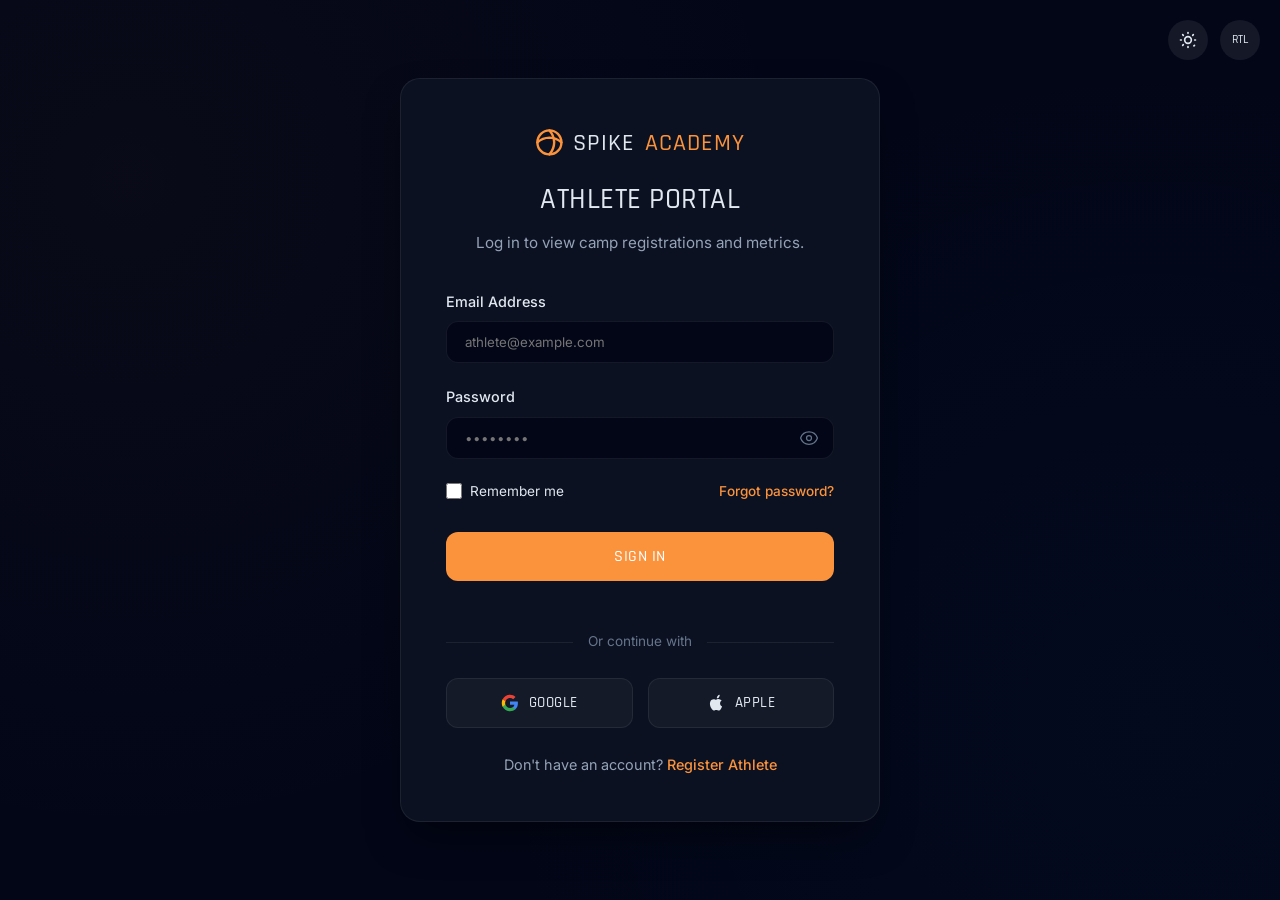
<file: login.html>
<!DOCTYPE html>
<html lang="en" data-theme="dark">
<head>
  <meta charset="UTF-8">
  <meta name="viewport" content="width=device-width, initial-scale=1.0">
  <meta name="description" content="Log in to your Spike Volleyball Academy account to access camp registration details and recruiting files.">
  <title>Login | Spike Academy Athlete Portal</title>
  <!-- Favicon -->
  <link rel="icon" type="image/svg+xml" href="favicon.svg">
  <!-- Stylesheets -->
  <link rel="stylesheet" href="assets/css/bootstrap.min.css">
  <link rel="stylesheet" href="assets/css/style.css">
  <link rel="stylesheet" href="assets/css/dark.css">
  <link rel="stylesheet" href="assets/css/animations.css">
  <link rel="stylesheet" href="assets/css/rtl.css">
  <script src="assets/js/theme-toggle.js"></script>
  <script src="assets/js/rtl-toggle.js"></script>
</head>
<body>

  <!-- Auth Layout Wrapper -->
  <div class="auth-wrapper">
    <!-- Top Action Controls (Theme, RTL) -->
    <div class="auth-top-actions">
      <button class="theme-switch-btn" aria-label="Toggle Theme"></button>
      <button class="rtl-switch-btn" aria-label="Toggle RTL">RTL</button>
    </div>

    <div class="auth-card">
      <div class="auth-header">
        <a href="index.html" class="auth-logo brand-logo">
          <svg class="brand-logo-icon" viewBox="0 0 24 24" fill="none" stroke="currentColor" stroke-width="2" stroke-linecap="round" stroke-linejoin="round">
            <circle cx="12" cy="12" r="10" />
            <path d="M12 2a15.3 15.3 0 0 1 4 10 15.3 15.3 0 0 1-4 10" />
            <path d="M2 12a15.3 15.3 0 0 1 10-4 15.3 15.3 0 0 1 10 4" />
          </svg>
          SPIKE<span>ACADEMY</span>
        </a>
        <h1 class="auth-title text-uppercase font-headings">Athlete Portal</h1>
        <p class="auth-subtitle">Log in to view camp registrations and metrics.</p>
      </div>

      <form id="loginForm">
        <div class="form-group">
          <label class="form-label">Email Address</label>
          <input type="email" class="form-control-camp" placeholder="athlete@example.com" required autocomplete="email">
        </div>
        <div class="form-group">
          <label class="form-label">Password</label>
          <div class="password-field-wrapper">
            <input type="password" class="form-control-camp" placeholder="••••••••" required autocomplete="current-password">
            <button type="button" class="password-toggle-btn" aria-label="Toggle Password Visibility">
              <!-- Eye Open Icon -->
              <svg class="eye-icon eye-open" viewBox="0 0 24 24">
                <path stroke-linecap="round" stroke-linejoin="round" d="M2.036 12.322a1.012 1.012 0 010-.639C3.423 7.51 7.36 4.5 12 4.5c4.638 0 8.573 3.007 9.963 7.178.07.207.07.43 0 .639C20.577 16.49 16.64 19.5 12 19.5c-4.638 0-8.573-3.007-9.963-7.178z" />
                <path stroke-linecap="round" stroke-linejoin="round" d="M15 12a3 3 0 11-6 0 3 3 0 016 0z" />
              </svg>
              <!-- Eye Closed Icon (Hidden Initially) -->
              <svg class="eye-icon eye-closed" viewBox="0 0 24 24" style="display: none;">
                <path stroke-linecap="round" stroke-linejoin="round" d="M3.98 8.223A10.477 10.477 0 001.934 12C3.226 16.338 7.244 19.5 12 19.5c.993 0 1.953-.138 2.863-.395M6.228 6.228A10.45 10.45 0 0112 4.5c4.756 0 8.773 3.162 10.065 7.498a10.523 10.523 0 01-4.293 5.774M6.228 6.228L3 3m3.228 3.228l3.65 3.65m7.894 7.894L21 21m-3.228-3.228l-3.65-3.65m0 0a3 3 0 10-4.243-4.243m4.242 4.242L9.88 9.88" />
              </svg>
            </button>
          </div>
        </div>

        <div class="form-check-group">
          <div class="form-check">
            <input type="checkbox" class="form-check-input" id="rememberMe">
            <label class="text-secondary" style="font-size: 0.85rem;" for="rememberMe">Remember me</label>
          </div>
          <a href="#" class="auth-link" style="font-size: 0.85rem;">Forgot password?</a>
        </div>

        <button type="submit" class="btn-custom btn-primary-camp btn-auth">Sign In</button>
      </form>

      <!-- Social Sign In Divider -->
      <div class="auth-divider">
        <span>Or continue with</span>
      </div>

      <!-- Social Sign In Buttons -->
      <div class="social-auth-group">
        <a href="#" class="social-auth-btn google-btn">
          <!-- Google Original SVG -->
          <svg viewBox="0 0 24 24" width="18" height="18" xmlns="http://www.w3.org/2000/svg">
            <path d="M22.56 12.25c0-.78-.07-1.53-.2-2.25H12v4.26h5.92c-.26 1.37-1.04 2.53-2.21 3.31v2.77h3.57c2.08-1.92 3.28-4.74 3.28-8.09z" fill="#4285F4" />
            <path d="M12 23c2.97 0 5.46-.98 7.28-2.66l-3.57-2.77c-.98.66-2.23 1.06-3.71 1.06-2.86 0-5.29-1.93-6.16-4.53H2.18v2.84C3.99 20.53 7.7 23 12 23z" fill="#34A853" />
            <path d="M5.84 14.09c-.22-.66-.35-1.36-.35-2.09s.13-1.43.35-2.09V7.06H2.18C1.43 8.55 1 10.22 1 12s.43 3.45 1.18 4.94l2.85-2.22.81-.63z" fill="#FBBC05" />
            <path d="M12 5.38c1.62 0 3.06.56 4.21 1.64l3.15-3.15C17.45 2.09 14.97 1 12 1 7.7 1 3.99 3.47 2.18 7.06l3.66 2.84c.87-2.6 3.3-4.53 6.16-4.53z" fill="#EA4335" />
          </svg>
          Google
        </a>
        <a href="#" class="social-auth-btn apple-btn">
          <!-- Apple Original SVG -->
          <svg viewBox="0 0 24 24" width="18" height="18" xmlns="http://www.w3.org/2000/svg">
            <path d="M18.71 19.5c-.83 1.24-1.71 2.45-3.05 2.47-1.34.03-1.77-.79-3.29-.79-1.53 0-2 .77-3.27.82-1.31.05-2.3-1.32-3.14-2.53C4.25 17 2.94 12.45 4.7 9.39c.87-1.52 2.43-2.48 4.12-2.51 1.28-.02 2.5.87 3.29.87.78 0 2.26-1.07 3.81-.91.65.03 2.47.26 3.64 1.98-.09.06-2.17 1.28-2.15 3.81.03 3.02 2.65 4.03 2.68 4.04-.03.07-.42 1.44-1.38 2.83M15.97 4.17c.66-.81 1.11-1.93.99-3.06-.96.04-2.13.64-2.82 1.45-.6.69-1.12 1.83-.98 2.94.13.06.32.09.43.09.87 0 1.94-.58 2.38-1.42z" />
          </svg>
          Apple
        </a>
      </div>

      <div class="auth-footer">
        Don't have an account? <a href="signup.html" class="auth-link">Register Athlete</a>
      </div>
    </div>
  </div>

  <!-- Scripts -->
  <script src="assets/js/main.js"></script>
</body>
</html>
</file>
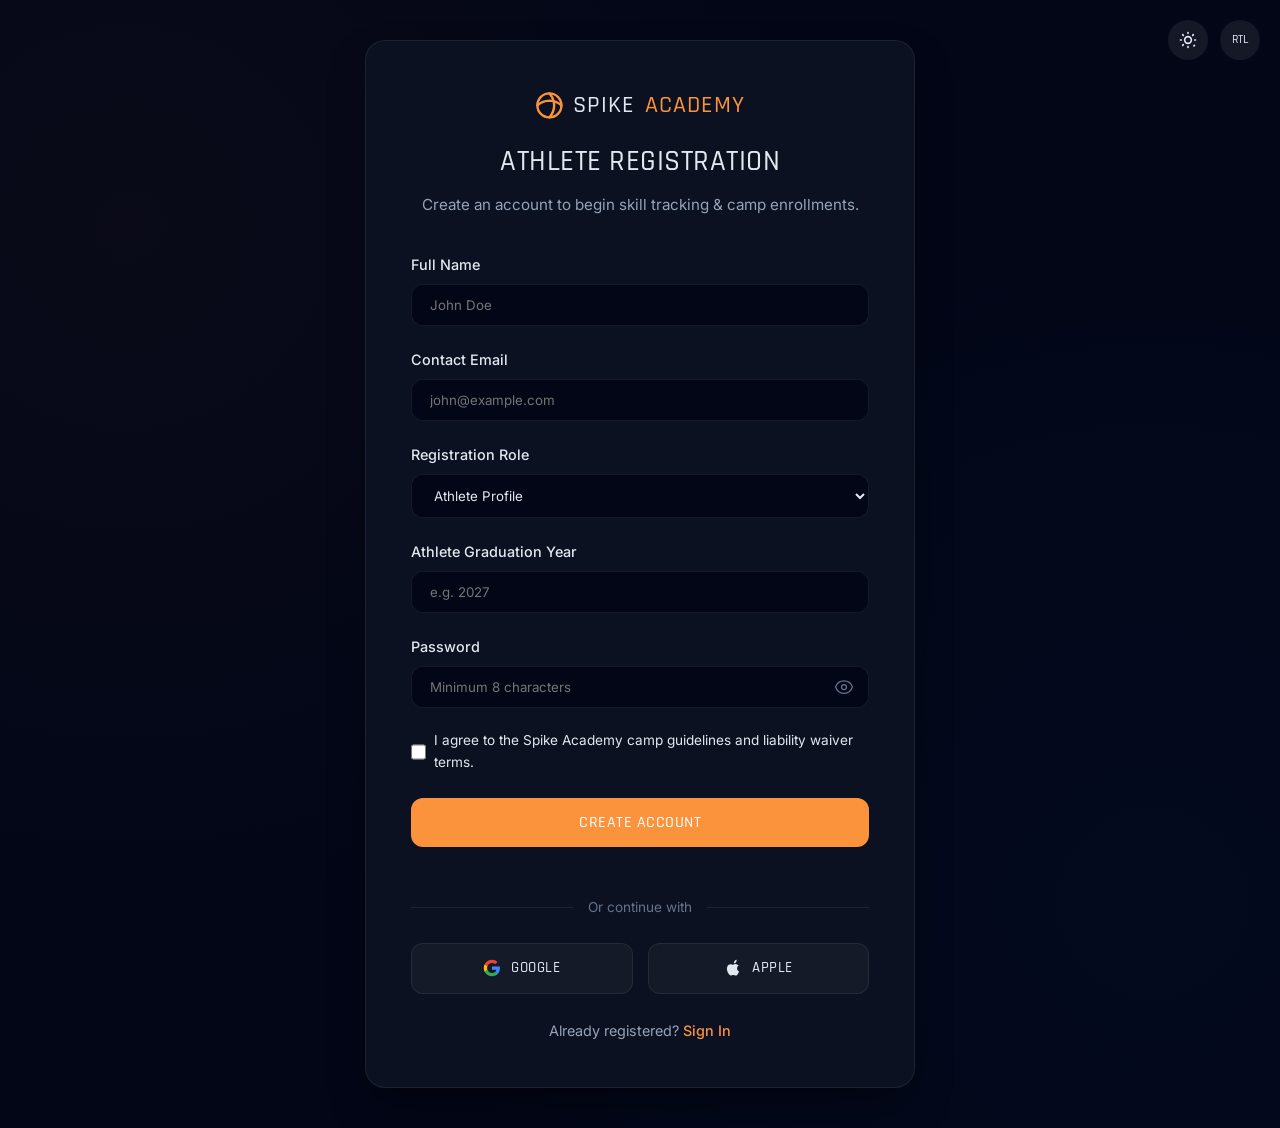
<file: signup.html>
<!DOCTYPE html>
<html lang="en" data-theme="dark">
<head>
  <meta charset="UTF-8">
  <meta name="viewport" content="width=device-width, initial-scale=1.0">
  <meta name="description" content="Register an athlete at Spike Volleyball Academy. Sign up for camps, metrics tracking, and recruiting portfolios.">
  <title>Register Athlete | Spike Academy Portal</title>
  <!-- Favicon -->
  <link rel="icon" type="image/svg+xml" href="favicon.svg">
  <!-- Stylesheets -->
  <link rel="stylesheet" href="assets/css/bootstrap.min.css">
  <link rel="stylesheet" href="assets/css/style.css">
  <link rel="stylesheet" href="assets/css/dark.css">
  <link rel="stylesheet" href="assets/css/animations.css">
  <link rel="stylesheet" href="assets/css/rtl.css">
  <script src="assets/js/theme-toggle.js"></script>
  <script src="assets/js/rtl-toggle.js"></script>
</head>
<body>

  <!-- Auth Layout Wrapper -->
  <div class="auth-wrapper">
    <!-- Top Action Controls (Theme, RTL) -->
    <div class="auth-top-actions">
      <button class="theme-switch-btn" aria-label="Toggle Theme"></button>
      <button class="rtl-switch-btn" aria-label="Toggle RTL">RTL</button>
    </div>

    <div class="auth-card" style="max-width: 550px;">
      <div class="auth-header">
        <a href="index.html" class="auth-logo brand-logo">
          <svg class="brand-logo-icon" viewBox="0 0 24 24" fill="none" stroke="currentColor" stroke-width="2" stroke-linecap="round" stroke-linejoin="round">
            <circle cx="12" cy="12" r="10" />
            <path d="M12 2a15.3 15.3 0 0 1 4 10 15.3 15.3 0 0 1-4 10" />
            <path d="M2 12a15.3 15.3 0 0 1 10-4 15.3 15.3 0 0 1 10 4" />
          </svg>
          SPIKE<span>ACADEMY</span>
        </a>
        <h1 class="auth-title text-uppercase font-headings">Athlete Registration</h1>
        <p class="auth-subtitle">Create an account to begin skill tracking & camp enrollments.</p>
      </div>

      <form id="signupForm">
        <div class="form-group">
          <label class="form-label">Full Name</label>
          <input type="text" class="form-control-camp" placeholder="John Doe" required autocomplete="name">
        </div>
        <div class="form-group">
          <label class="form-label">Contact Email</label>
          <input type="email" class="form-control-camp" placeholder="john@example.com" required autocomplete="email">
        </div>

        <div class="form-group">
          <label class="form-label">Registration Role</label>
          <select class="form-control-camp" style="background-color: var(--bg-primary);">
            <option>Athlete Profile</option>
            <option>Parent / Guardian Profile</option>
            <option>Recruiting Scout Profile</option>
          </select>
        </div>
        <div class="form-group">
          <label class="form-label">Athlete Graduation Year</label>
          <input type="text" class="form-control-camp" placeholder="e.g. 2027" required>
        </div>

        <div class="form-group">
          <label class="form-label">Password</label>
          <div class="password-field-wrapper">
            <input type="password" class="form-control-camp" placeholder="Minimum 8 characters" required autocomplete="new-password">
            <button type="button" class="password-toggle-btn" aria-label="Toggle Password Visibility">
              <!-- Eye Open Icon -->
              <svg class="eye-icon eye-open" viewBox="0 0 24 24">
                <path stroke-linecap="round" stroke-linejoin="round" d="M2.036 12.322a1.012 1.012 0 010-.639C3.423 7.51 7.36 4.5 12 4.5c4.638 0 8.573 3.007 9.963 7.178.07.207.07.43 0 .639C20.577 16.49 16.64 19.5 12 19.5c-4.638 0-8.573-3.007-9.963-7.178z" />
                <path stroke-linecap="round" stroke-linejoin="round" d="M15 12a3 3 0 11-6 0 3 3 0 016 0z" />
              </svg>
              <!-- Eye Closed Icon (Hidden Initially) -->
              <svg class="eye-icon eye-closed" viewBox="0 0 24 24" style="display: none;">
                <path stroke-linecap="round" stroke-linejoin="round" d="M3.98 8.223A10.477 10.477 0 001.934 12C3.226 16.338 7.244 19.5 12 19.5c.993 0 1.953-.138 2.863-.395M6.228 6.228A10.45 10.45 0 0112 4.5c4.756 0 8.773 3.162 10.065 7.498a10.523 10.523 0 01-4.293 5.774M6.228 6.228L3 3m3.228 3.228l3.65 3.65m7.894 7.894L21 21m-3.228-3.228l-3.65-3.65m0 0a3 3 0 10-4.243-4.243m4.242 4.242L9.88 9.88" />
              </svg>
            </button>
          </div>
        </div>

        <div class="form-group mb-4">
          <div class="form-check">
            <input type="checkbox" class="form-check-input" id="termsCheck" required>
            <label class="text-secondary" style="font-size: 0.85rem;" for="termsCheck">I agree to the Spike Academy camp guidelines and liability waiver terms.</label>
          </div>
        </div>

        <button type="submit" class="btn-custom btn-primary-camp btn-auth">Create Account</button>
      </form>

      <!-- Social Sign In Divider -->
      <div class="auth-divider">
        <span>Or continue with</span>
      </div>

      <!-- Social Sign In Buttons -->
      <div class="social-auth-group">
        <a href="#" class="social-auth-btn google-btn">
          <!-- Google Original SVG -->
          <svg viewBox="0 0 24 24" width="18" height="18" xmlns="http://www.w3.org/2000/svg">
            <path d="M22.56 12.25c0-.78-.07-1.53-.2-2.25H12v4.26h5.92c-.26 1.37-1.04 2.53-2.21 3.31v2.77h3.57c2.08-1.92 3.28-4.74 3.28-8.09z" fill="#4285F4" />
            <path d="M12 23c2.97 0 5.46-.98 7.28-2.66l-3.57-2.77c-.98.66-2.23 1.06-3.71 1.06-2.86 0-5.29-1.93-6.16-4.53H2.18v2.84C3.99 20.53 7.7 23 12 23z" fill="#34A853" />
            <path d="M5.84 14.09c-.22-.66-.35-1.36-.35-2.09s.13-1.43.35-2.09V7.06H2.18C1.43 8.55 1 10.22 1 12s.43 3.45 1.18 4.94l2.85-2.22.81-.63z" fill="#FBBC05" />
            <path d="M12 5.38c1.62 0 3.06.56 4.21 1.64l3.15-3.15C17.45 2.09 14.97 1 12 1 7.7 1 3.99 3.47 2.18 7.06l3.66 2.84c.87-2.6 3.3-4.53 6.16-4.53z" fill="#EA4335" />
          </svg>
          Google
        </a>
        <a href="#" class="social-auth-btn apple-btn">
          <!-- Apple Original SVG -->
          <svg viewBox="0 0 24 24" width="18" height="18" xmlns="http://www.w3.org/2000/svg">
            <path d="M18.71 19.5c-.83 1.24-1.71 2.45-3.05 2.47-1.34.03-1.77-.79-3.29-.79-1.53 0-2 .77-3.27.82-1.31.05-2.3-1.32-3.14-2.53C4.25 17 2.94 12.45 4.7 9.39c.87-1.52 2.43-2.48 4.12-2.51 1.28-.02 2.5.87 3.29.87.78 0 2.26-1.07 3.81-.91.65.03 2.47.26 3.64 1.98-.09.06-2.17 1.28-2.15 3.81.03 3.02 2.65 4.03 2.68 4.04-.03.07-.42 1.44-1.38 2.83M15.97 4.17c.66-.81 1.11-1.93.99-3.06-.96.04-2.13.64-2.82 1.45-.6.69-1.12 1.83-.98 2.94.13.06.32.09.43.09.87 0 1.94-.58 2.38-1.42z" />
          </svg>
          Apple
        </a>
      </div>

      <div class="auth-footer">
        Already registered? <a href="login.html" class="auth-link">Sign In</a>
      </div>
    </div>
  </div>

  <!-- Scripts -->
  <script src="assets/js/main.js"></script>
</body>
</html>
</file>
<file: assets/css/style.css>
/* ==========================================================================
   Volleyball Training Camp Website - style.css (Main Stylesheet)
   ========================================================================== */

/* Import Google Fonts */
@import url('https://fonts.googleapis.com/css2?family=Inter:wght@300;400;500;600;700&family=Rajdhani:wght@500;600;700&display=swap');

:root {
  /* Color Tokens - Light Mode Default */
  --bg-primary: #F8FAFC;
  --bg-surface: #FFFFFF;
  --bg-surface-glass: rgba(255, 255, 255, 0.7);
  --border-color: rgba(71, 85, 105, 0.12);
  --text-primary: #0F172A;
  --text-secondary: #475569;
  --text-muted: #64748B;
  
  --color-primary: #1E3A8A; /* Championship Blue */
  --color-primary-rgb: 30, 58, 138;
  --color-accent: #F97316; /* Energy Orange */
  --color-accent-rgb: 249, 115, 22;
  --color-accent-hover: #EA580C;
  --color-blue-glow: rgba(30, 58, 138, 0.08);
  --color-orange-glow: rgba(249, 115, 22, 0.08);
  
  /* Fonts */
  --font-headings: 'Rajdhani', sans-serif;
  --font-body: 'Inter', sans-serif;
  
  /* Layout & Utility */
  --transition-smooth: all 0.3s cubic-bezier(0.4, 0, 0.2, 1);
  --transition-fast: all 0.15s ease-out;
  --card-shadow: 0 4px 20px -2px rgba(15, 23, 42, 0.06), 0 2px 10px -2px rgba(15, 23, 42, 0.04);
  --border-radius: 12px;
  --border-radius-lg: 20px;
  --nav-height: 80px;
}

/* Base resets & styles */
*, *::before, *::after {
  box-sizing: border-box;
  margin: 0;
  padding: 0;
}

html {
  scroll-behavior: smooth;
  font-size: 16px;
}

body {
  font-family: var(--font-body);
  background-color: var(--bg-primary);
  color: var(--text-primary);
  line-height: 1.6;
  overflow-x: hidden;
  transition: background-color 0.4s ease, color 0.4s ease;
}

h1, h2, h3, h4, h5, h6 {
  font-family: var(--font-headings);
  font-weight: 500;
  text-transform: uppercase;
  letter-spacing: 0.5px;
  color: var(--text-primary);
}

p {
  color: var(--text-secondary);
}

a {
  text-decoration: none;
  color: inherit;
  transition: var(--transition-fast);
}

img {
  max-width: 100%;
  height: auto;
  display: block;
}

/* Container limits & alignments */
.section-padding {
  padding: 80px 0;
}

@media (max-width: 768px) {
  .section-padding {
    padding: 50px 0;
  }
}

/* ==========================================================================
   Navigation Bar (Sticky & Glass)
   ========================================================================== */
.site-header {
  position: fixed;
  top: 0;
  left: 0;
  width: 100%;
  height: var(--nav-height);
  z-index: 1000;
  background-color: var(--bg-surface-glass);
  backdrop-filter: blur(12px);
  -webkit-backdrop-filter: blur(12px);
  border-bottom: 1px solid var(--border-color);
  transition: var(--transition-smooth);
}

.site-header.scrolled {
  box-shadow: var(--card-shadow);
  height: 70px;
}

.navbar-container {
  display: flex;
  justify-content: space-between;
  align-items: center;
  height: 100%;
  padding: 0 20px;
  max-width: 1440px;
  margin: 0 auto;
}

.logo-link {
  display: flex;
  align-items: center;
  gap: 10px;
  font-family: var(--font-headings);
  font-size: 1.5rem;
  font-weight: 500;
  letter-spacing: 1px;
}

.logo-link span {
  color: var(--color-accent);
}

.nav-links {
  display: flex;
  list-style: none;
  gap: 30px;
  margin: 0;
  padding: 0;
}

.nav-item {
  position: relative;
}

.nav-link {
  font-family: var(--font-headings);
  font-size: 1.1rem;
  font-weight: 500;
  letter-spacing: 0.5px;
  padding: 8px 0;
  display: inline-flex;
  align-items: center;
  gap: 6px;
  color: var(--text-primary);
  text-transform: uppercase;
}

.nav-link-icon {
  width: 14px;
  height: 14px;
  stroke-width: 2.5;
  flex-shrink: 0;
  transition: transform 0.3s cubic-bezier(0.4, 0, 0.2, 1);
}

.nav-item:hover .nav-link-icon {
  transform: rotate(180deg);
}

.nav-link::after {
  content: '';
  position: absolute;
  bottom: 0;
  left: 0;
  width: 0;
  height: 2px;
  background-color: var(--color-accent);
  transition: var(--transition-smooth);
}

.nav-link:hover::after,
.nav-link.active::after {
  width: 100%;
}

.nav-link:hover,
.nav-link.active {
  color: var(--color-accent);
}

/* Dropdown styling */
.nav-dropdown {
  position: absolute;
  top: 100%;
  left: -20px;
  background-color: var(--bg-surface);
  border: 1px solid var(--border-color);
  box-shadow: var(--card-shadow);
  border-radius: 8px;
  list-style: none;
  padding: 10px 0;
  min-width: 180px;
  display: none;
  flex-direction: column;
  z-index: 100;
  margin: 0;
}

.nav-item:hover .nav-dropdown {
  display: flex;
}

.dropdown-link {
  padding: 8px 20px;
  font-size: 0.9rem;
  font-weight: 500;
  color: var(--text-secondary);
  display: block;
}

.dropdown-link:hover,
.dropdown-link.active {
  background-color: var(--border-color);
  color: var(--color-accent);
}

/* Nav Actions (Theme, Login, Sign up) */
.nav-actions {
  display: flex;
  align-items: center;
  gap: 15px;
}

/* Toggle Switch Styling */
.theme-switch-btn {
  background: none;
  border: none;
  cursor: pointer;
  width: 40px;
  height: 40px;
  border-radius: 50%;
  display: flex;
  align-items: center;
  justify-content: center;
  color: var(--text-primary);
  background-color: var(--border-color);
  transition: var(--transition-smooth);
}

.theme-switch-btn:hover {
  color: var(--color-accent);
  transform: scale(1.05);
}

.theme-switch-btn svg {
  width: 20px;
  height: 20px;
}

/* Mobile Menu Toggle */
.mobile-nav-toggle {
  display: none;
  background: none;
  border: none;
  cursor: pointer;
  padding: 5px;
}

.mobile-nav-toggle span {
  display: block;
  width: 25px;
  height: 3px;
  background-color: var(--text-primary);
  margin: 5px 0;
  transition: var(--transition-smooth);
}

/* Mobile Responsiveness for Header */
@media (max-width: 1024px) {
  .nav-links {
    display: none; /* Controlled by mobile menu toggle in JS */
  }
  .mobile-nav-toggle {
    display: block;
  }
  
  .nav-actions {
    gap: 10px;
  }

  /* Hide theme, RTL, and signup buttons from header in mobile/tablet views */
  .site-header .theme-switch-btn,
  .site-header .rtl-switch-btn,
  .site-header .btn-nav {
    display: none !important;
  }
}

/* Mobile Navigation Overlay Drawer */
.mobile-drawer {
  position: fixed;
  top: 0;
  right: -300px;
  width: 300px;
  height: 100vh;
  background-color: var(--bg-surface);
  border-left: 1px solid var(--border-color);
  z-index: 1001;
  padding: 40px 30px;
  display: flex;
  flex-direction: column;
  gap: 40px;
  transition: right 0.4s cubic-bezier(0.4, 0, 0.2, 1);
  box-shadow: -5px 0 25px rgba(0, 0, 0, 0.15);
}

.mobile-drawer.open {
  right: 0;
}

.mobile-drawer-header {
  display: flex;
  justify-content: space-between;
  align-items: center;
}

.mobile-close-btn {
  background: none;
  border: none;
  font-size: 2rem;
  color: var(--text-primary);
  cursor: pointer;
  line-height: 1;
}

.mobile-nav-links {
  list-style: none;
  display: flex;
  flex-direction: column;
  gap: 20px;
  padding: 0;
}

.mobile-nav-link {
  font-family: var(--font-headings);
  font-size: 1.3rem;
  font-weight: 500;
  text-transform: uppercase;
  color: var(--text-primary);
}

.mobile-nav-link:hover {
  color: var(--color-accent);
}

.mobile-drawer-backdrop {
  position: fixed;
  top: 0;
  left: 0;
  width: 100vw;
  height: 100vh;
  background-color: rgba(0, 0, 0, 0.5);
  backdrop-filter: blur(4px);
  z-index: 1000;
  display: none;
}

.mobile-drawer-backdrop.show {
  display: block;
}

.mobile-drawer .mobile-nav-actions {
  display: flex !important;
  flex-direction: row !important;
  flex-wrap: wrap !important;
  gap: 15px;
  align-items: center;
}

.mobile-drawer .mobile-nav-toggle {
  display: none !important;
}

.mobile-drawer .btn-nav {
  order: 1;
  width: 100%;
  justify-content: center;
}

.mobile-drawer .theme-switch-btn {
  order: 2;
  display: flex !important;
}

.mobile-drawer .rtl-switch-btn {
  order: 3;
  display: flex !important;
}

/* ==========================================================================
   Buttons
   ========================================================================== */
.btn-custom {
  font-family: var(--font-headings);
  font-weight: 500;
  text-transform: uppercase;
  letter-spacing: 0.5px;
  padding: 12px 28px;
  border-radius: var(--border-radius);
  border: 2px solid transparent;
  display: inline-flex;
  align-items: center;
  justify-content: center;
  gap: 8px;
  font-size: 1rem;
  cursor: pointer;
  transition: var(--transition-smooth);
}

.btn-primary-camp {
  background-color: var(--color-accent);
  color: #FFFFFF;
}

.btn-primary-camp:hover {
  background-color: var(--color-accent-hover);
  transform: translateY(-2px);
  box-shadow: 0 8px 16px var(--color-orange-glow);
}

.btn-secondary-camp {
  background-color: transparent;
  border-color: var(--color-primary);
  color: var(--text-primary);
}

.btn-secondary-camp:hover {
  background-color: var(--color-primary);
  color: #FFFFFF;
  transform: translateY(-2px);
  box-shadow: 0 8px 16px var(--color-blue-glow);
}

.btn-nav {
  padding: 8px 20px;
  font-size: 0.9rem;
}

.btn-card {
  padding: 10px 20px;
  font-size: 0.9rem;
  width: 100%;
  margin-top: 15px;
}

.btn-coach-card {
  padding: 8px 16px;
  font-size: 0.85rem;
  width: 100%;
  margin-top: 5px;
  margin-bottom: 12px;
}

.btn-icon-left svg, .btn-icon-right svg {
  width: 18px;
  height: 18px;
  fill: currentColor;
}

/* ==========================================================================
   Hero Layout
   ========================================================================== */
.hero-section {
  position: relative;
  min-height: 100vh;
  padding-top: var(--nav-height);
  display: flex;
  align-items: center;
  overflow: hidden;
  background-color: var(--bg-primary);
}

.hero-overlay {
  position: absolute;
  top: 0;
  left: 0;
  width: 100%;
  height: 100%;
  background: linear-gradient(135deg, rgba(2, 6, 23, 0.4) 0%, rgba(2, 6, 23, 0.8) 100%);
  pointer-events: none;
  z-index: 1;
}

.hero-media {
  position: absolute;
  top: 0;
  left: 0;
  width: 100%;
  height: 100%;
  object-fit: cover;
  z-index: 0;
}

.hero-content-wrapper {
  position: relative;
  z-index: 2;
  max-width: 800px;
  padding: 40px 20px;
  text-align: center;
  margin: 0 auto;
}

.hero-subtitle {
  color: var(--color-accent);
  font-weight: 500;
  font-family: var(--font-headings);
  letter-spacing: 2px;
  text-transform: uppercase;
  margin-bottom: 15px;
  display: flex;
  align-items: center;
  gap: 10px;
  justify-content: center;
}

.hero-subtitle::before,
.hero-subtitle::after {
  content: '';
  display: block;
  width: 30px;
  height: 2px;
  background-color: var(--color-accent);
}

.hero-title {
  font-size: 4rem;
  line-height: 1.1;
  margin-bottom: 20px;
  color: #FFFFFF; /* Always white against the dark overlay */
}

.hero-desc {
  font-size: 1.2rem;
  color: rgba(255, 255, 255, 0.7); /* Always semi-transparent white */
  margin-bottom: 35px;
  max-width: 600px;
  margin-left: auto;
  margin-right: auto;
}

/* Ensure secondary buttons in hero sections always display clearly */
.hero-section .btn-secondary-camp {
  color: #FFFFFF;
  border-color: #FFFFFF;
}

.hero-section .btn-secondary-camp:hover {
  background-color: #FFFFFF;
  color: var(--color-primary);
  border-color: #FFFFFF;
}


@media (max-width: 768px) {
  .hero-title {
    font-size: 2.8rem;
  }
  .hero-desc {
    font-size: 1.05rem;
  }
}

/* ==========================================================================
   Sections Title
   ========================================================================== */
.section-header {
  text-align: center;
  margin-bottom: 60px;
}

.section-tag {
  color: var(--color-accent);
  font-family: var(--font-headings);
  font-weight: 500;
  text-transform: uppercase;
  letter-spacing: 2px;
  display: block;
  margin-bottom: 10px;
}

.section-title {
  font-size: 2.8rem;
  position: relative;
  display: inline-block;
  padding-bottom: 15px;
}

.section-title::after {
  content: '';
  position: absolute;
  bottom: 0;
  left: 50%;
  transform: translateX(-50%);
  width: 80px;
  height: 4px;
  background-color: var(--color-accent);
}

.section-title.align-left::after {
  left: 50%;
  transform: translateX(-50%);
}

/* ==========================================================================
   Glassmorphism Cards & Blocks
   ========================================================================== */

.glass-card {
  background-color: var(--bg-surface-glass);
  backdrop-filter: blur(16px);
  -webkit-backdrop-filter: blur(16px);
  border: 1px solid var(--border-color);
  border-radius: var(--border-radius-lg);
  padding: 30px;
  box-shadow: var(--card-shadow);
  transition: var(--transition-smooth);
}

.glass-card:hover {
  transform: translateY(-5px);
  box-shadow: 0 12px 30px rgba(0,0,0,0.12);
  border-color: rgba(var(--color-primary-rgb), 0.3);
}

/* Standard Program Cards */
.program-card {
  height: 100%;
  display: flex;
  flex-direction: column;
  overflow: hidden;
  border-radius: var(--border-radius-lg);
  background-color: var(--bg-surface);
  border: 1px solid var(--border-color);
  box-shadow: var(--card-shadow);
  transition: var(--transition-smooth);
}

.program-card:hover {
  transform: translateY(-5px);
  box-shadow: 0 15px 35px var(--color-blue-glow);
  border-color: rgba(var(--color-primary-rgb), 0.25);
}

.program-img-wrapper {
  position: relative;
  aspect-ratio: 16/10;
  overflow: hidden;
}

.program-img {
  width: 100%;
  height: 100%;
  object-fit: cover;
  transition: var(--transition-smooth);
}

.program-card:hover .program-img {
  transform: scale(1.06);
}

.program-badge {
  position: absolute;
  top: 15px;
  right: 15px;
  background-color: var(--color-primary);
  color: #FFFFFF;
  font-family: var(--font-headings);
  font-weight: 500;
  text-transform: uppercase;
  padding: 6px 14px;
  border-radius: 20px;
  font-size: 0.8rem;
  letter-spacing: 0.5px;
}

.program-content {
  padding: 25px;
  display: flex;
  flex-direction: column;
  flex-grow: 1;
}

.program-title {
  font-size: 1.4rem;
  margin-bottom: 12px;
}

.program-desc {
  font-size: 0.95rem;
  color: var(--text-secondary);
  margin-bottom: 20px;
  flex-grow: 1;
}

.program-meta {
  display: flex;
  justify-content: space-between;
  align-items: center;
  padding-top: 15px;
  border-top: 1px solid var(--border-color);
  font-size: 0.85rem;
  font-weight: 500;
  color: var(--text-muted);
}

.program-meta span {
  display: flex;
  align-items: center;
  gap: 6px;
}

.program-meta svg {
  width: 16px;
  height: 16px;
  fill: currentColor;
}

/* ==========================================================================
   Coach Grid Cards
   ========================================================================== */
.coach-card {
  position: relative;
  overflow: hidden;
  border-radius: var(--border-radius-lg);
  aspect-ratio: 4/5;
  box-shadow: var(--card-shadow);
  border: 1px solid var(--border-color);
  transition: var(--transition-smooth);
}

.coach-img {
  width: 100%;
  height: 100%;
  object-fit: cover;
  transition: var(--transition-smooth);
}

.coach-overlay {
  position: absolute;
  bottom: 0;
  left: 0;
  width: 100%;
  background: linear-gradient(to top, rgba(2, 6, 23, 0.95) 0%, rgba(2, 6, 23, 0.5) 60%, transparent 100%);
  padding: 25px;
  z-index: 2;
  transition: var(--transition-smooth);
}

.coach-title {
  color: #FFFFFF;
  margin-bottom: 4px;
  font-size: 1.5rem;
}

.coach-role {
  color: var(--color-accent);
  font-size: 0.9rem;
  font-weight: 500;
  text-transform: uppercase;
  letter-spacing: 1px;
  margin-bottom: 15px;
  display: block;
}

.coach-socials {
  display: flex;
  gap: 12px;
  list-style: none;
  padding: 0;
  margin: 0;
  opacity: 0;
  transform: translateY(10px);
  transition: var(--transition-smooth);
}

.coach-card:hover .coach-socials {
  opacity: 1;
  transform: translateY(0);
}

.coach-card:hover .coach-img {
  transform: scale(1.05);
}

.coach-social-link {
  color: #FFFFFF;
  width: 32px;
  height: 32px;
  background-color: rgba(255, 255, 255, 0.1);
  border-radius: 50%;
  display: flex;
  align-items: center;
  justify-content: center;
}

.coach-social-link:hover {
  background-color: var(--color-accent);
  color: #FFFFFF;
}

.coach-social-link svg {
  width: 16px;
  height: 16px;
  fill: currentColor;
}

/* ==========================================================================
   Statistics Highlights
   ========================================================================== */
.stats-section {
  background-color: var(--bg-surface);
  border-top: 1px solid var(--border-color);
  border-bottom: 1px solid var(--border-color);
}

.stat-item {
  text-align: center;
  padding: 20px;
}

.stat-number {
  font-family: var(--font-headings);
  font-size: 3.5rem;
  font-weight: 500;
  color: var(--color-accent);
  line-height: 1;
  margin-bottom: 10px;
}

.stat-label {
  font-size: 1rem;
  font-weight: 500;
  text-transform: uppercase;
  color: var(--text-secondary);
  letter-spacing: 0.5px;
}

/* ==========================================================================
   Recruiting Focus Section
   ========================================================================== */
.recruiting-banner {
  background-color: var(--bg-surface);
  border-radius: var(--border-radius-lg);
  border: 1px solid var(--border-color);
  overflow: hidden;
  position: relative;
}

.recruiting-badge {
  display: inline-block;
  background-color: var(--color-primary);
  color: #FFFFFF;
  font-family: var(--font-headings);
  font-weight: 500;
  text-transform: uppercase;
  padding: 6px 14px;
  border-radius: 20px;
  font-size: 0.8rem;
  margin-bottom: 20px;
}

/* ==========================================================================
   Testimonial & Success Carousel
   ========================================================================== */
.testimonial-card {
  background-color: var(--bg-surface);
  border: 1px solid var(--border-color);
  border-radius: var(--border-radius-lg);
  padding: 40px;
  box-shadow: var(--card-shadow);
  height: 100%;
}

.testimonial-quote {
  font-size: 1.1rem;
  font-style: italic;
  margin-bottom: 30px;
  color: var(--text-primary);
  line-height: 1.7;
}

.testimonial-author {
  display: flex;
  align-items: center;
  gap: 15px;
}

.testimonial-avatar {
  width: 60px;
  height: 60px;
  border-radius: 50%;
  object-fit: cover;
}

.testimonial-name {
  font-size: 1.1rem;
  margin-bottom: 2px;
}

.testimonial-commitment {
  color: var(--color-accent);
  font-size: 0.85rem;
  font-weight: 500;
  text-transform: uppercase;
}

/* ==========================================================================
   Footer
   ========================================================================== */
.site-footer {
  background-color: var(--bg-surface);
  border-top: 1px solid var(--border-color);
  padding: 80px 0 30px;
}

.footer-col-title {
  font-size: 1.2rem;
  margin-bottom: 25px;
  position: relative;
  padding-bottom: 10px;
  display: flex;
  align-items: center;
  gap: 10px;
}

.footer-col-title::after {
  content: '';
  position: absolute;
  bottom: 0;
  left: 0;
  width: 40px;
  height: 3px;
  background-color: var(--color-accent);
}

.footer-links {
  list-style: none;
  padding: 0;
  margin: 0;
  display: flex;
  flex-direction: column;
  gap: 12px;
}

.footer-link {
  color: var(--text-secondary);
  font-size: 0.95rem;
}

.footer-link:hover {
  color: var(--color-accent);
  padding-left: 5px;
}

.footer-contact-info {
  list-style: none;
  padding: 0;
  margin: 0;
  display: flex;
  flex-direction: column;
  gap: 15px;
}

.footer-contact-info li {
  display: flex;
  gap: 12px;
  color: var(--text-secondary);
  font-size: 0.95rem;
}

.footer-contact-info svg {
  width: 18px;
  height: 18px;
  fill: var(--color-accent);
  flex-shrink: 0;
}

.newsletter-form {
  display: flex;
  gap: 10px;
  margin-top: 20px;
}

.form-input {
  flex-grow: 1;
  background-color: var(--bg-primary);
  border: 1px solid var(--border-color);
  color: var(--text-primary);
  border-radius: var(--border-radius);
  padding: 10px 15px;
  outline: none;
  transition: var(--transition-smooth);
}

.form-input:focus {
  border-color: var(--color-primary);
}

.btn-newsletter {
  padding: 10px 20px;
}

.btn-newsletter svg {
  transform: rotate(90deg);
  transition: var(--transition-smooth);
}

.footer-bottom {
  margin-top: 65px;
  padding-top: 25px;
  border-top: 1px solid var(--border-color);
  display: flex;
  justify-content: space-between;
  align-items: center;
  flex-wrap: wrap;
  gap: 15px;
}

.copyright-text {
  font-size: 0.9rem;
  color: var(--text-muted);
}

.footer-socials {
  display: flex;
  gap: 12px;
  list-style: none;
  margin: 0;
  padding: 0;
}

.footer-social-link {
  width: 36px;
  height: 36px;
  border-radius: 50%;
  background-color: var(--bg-primary);
  color: var(--text-secondary);
  display: flex;
  align-items: center;
  justify-content: center;
  border: 1px solid var(--border-color);
}

.footer-social-link:hover {
  background-color: var(--color-accent);
  color: #FFFFFF;
  border-color: var(--color-accent);
}

.footer-social-link svg {
  width: 16px;
  height: 16px;
  fill: currentColor;
}

/* ==========================================================================
   Page Headers (Subpages Banner)
   ========================================================================== */
.page-banner {
  padding: 140px 0 80px;
  background-color: var(--bg-surface);
  border-bottom: 1px solid var(--border-color);
  position: relative;
  overflow: hidden;
  text-align: center;
}

/* ==========================================================================
   Coaches Page Specific Sections
   ========================================================================== */
.bg-light-section {
  background-color: var(--bg-surface);
  position: relative;
}

[data-theme="dark"] .bg-light-section {
  background-color: rgba(255, 255, 255, 0.02);
}

.philosophy-icon {
  display: inline-flex;
  align-items: center;
  justify-content: center;
  width: 80px;
  height: 80px;
  background-color: var(--color-orange-glow);
  border-radius: 50%;
  transition: var(--transition-smooth);
}

.glass-card:hover .philosophy-icon {
  transform: scale(1.1) rotate(5deg);
  background-color: var(--color-accent);
}

.glass-card:hover .philosophy-icon svg {
  stroke: #FFFFFF;
}

.bg-primary.glass-card {
  background-color: var(--color-primary);
  border: none;
}

.bg-primary.glass-card .section-title::after {
  background-color: #FFFFFF;
}

.page-banner::before {
  content: '';
  position: absolute;
  top: 0;
  left: 0;
  width: 100%;
  height: 100%;
  background-image: radial-gradient(circle at 80% 20%, rgba(var(--color-primary-rgb), 0.05) 0%, transparent 60%);
  pointer-events: none;
}

.banner-subtitle {
  color: var(--color-accent);
  font-weight: 500;
  text-transform: uppercase;
  letter-spacing: 1.5px;
  display: block;
  margin-bottom: 8px;
}

.banner-title {
  font-size: 3rem;
  margin-bottom: 15px;
}

.breadcrumb-list {
  display: flex;
  list-style: none;
  padding: 0;
  margin: 0;
  gap: 8px;
  font-size: 0.9rem;
  font-weight: 500;
  color: var(--text-secondary);
  justify-content: center;
}

.breadcrumb-item:not(:last-child)::after {
  content: '/';
  margin-left: 8px;
  color: var(--text-muted);
}

.breadcrumb-item.active {
  color: var(--color-accent);
}

/* ==========================================================================
   Gallery Styling
   ========================================================================== */
.gallery-grid-item {
  border-radius: var(--border-radius-lg);
  overflow: hidden;
  box-shadow: var(--card-shadow);
  border: 1px solid var(--border-color);
  aspect-ratio: 4/3;
  position: relative;
}

.gallery-grid-img {
  width: 100%;
  height: 100%;
  object-fit: cover;
  transition: var(--transition-smooth);
}

.gallery-grid-overlay {
  position: absolute;
  top: 0;
  left: 0;
  width: 100%;
  height: 100%;
  background: rgba(2, 6, 23, 0.7);
  display: flex;
  align-items: center;
  justify-content: center;
  opacity: 0;
  transition: var(--transition-smooth);
  z-index: 2;
}

.gallery-grid-item:hover .gallery-grid-img {
  transform: scale(1.05);
}

.gallery-grid-item:hover .gallery-grid-overlay {
  opacity: 1;
}

.gallery-view-btn {
  color: #FFFFFF;
  border: 2px solid #FFFFFF;
  padding: 8px 18px;
  border-radius: var(--border-radius);
  font-family: var(--font-headings);
  font-weight: 500;
  text-transform: uppercase;
}

/* ==========================================================================
   FAQ Section Accordions
   ========================================================================== */
.faq-accordion {
  display: flex;
  flex-direction: column;
  gap: 15px;
}

.faq-item {
  background-color: var(--bg-surface);
  border: 1px solid var(--border-color);
  border-radius: var(--border-radius);
  overflow: hidden;
}

.faq-header {
  padding: 20px 25px;
  display: flex;
  justify-content: space-between;
  align-items: center;
  cursor: pointer;
  user-select: none;
}

.faq-question {
  font-size: 1.15rem;
  margin: 0;
}

.faq-icon {
  width: 18px;
  height: 18px;
  transition: var(--transition-smooth);
  fill: currentColor;
}

.faq-body {
  padding: 0 25px 20px;
  display: none;
}

.faq-item.active .faq-icon {
  transform: rotate(45deg);
}

/* ==========================================================================
   Auth Pages Layout
   ========================================================================== */
.auth-wrapper {
  min-height: 100vh;
  display: flex;
  align-items: center;
  justify-content: center;
  background-color: var(--bg-primary);
  padding: 40px 20px;
  position: relative;
  overflow: hidden;
}

@media (max-width: 576px) {
  .auth-wrapper {
    padding-top: 80px;
    align-items: flex-start; /* Align to top to prevent vertical centering from causing overlap when tall */
  }
  
  .auth-card {
    padding: 30px 20px;
  }
}

.auth-top-actions {
  position: absolute;
  top: 20px;
  right: 20px;
  display: flex;
  align-items: center;
  gap: 12px;
  z-index: 10;
}

.auth-wrapper::before {
  content: '';
  position: absolute;
  top: 0;
  left: 0;
  width: 100%;
  height: 100%;
  background: radial-gradient(circle at 10% 20%, rgba(var(--color-accent-rgb), 0.03) 0%, transparent 50%),
              radial-gradient(circle at 90% 80%, rgba(var(--color-primary-rgb), 0.03) 0%, transparent 50%);
  pointer-events: none;
}

.auth-card {
  max-width: 480px;
  width: 100%;
  background-color: var(--bg-surface);
  border: 1px solid var(--border-color);
  border-radius: var(--border-radius-lg);
  padding: 45px;
  box-shadow: var(--card-shadow);
  z-index: 5;
}

.auth-header {
  text-align: center;
  margin-bottom: 35px;
}

.auth-logo {
  font-family: var(--font-headings);
  font-size: 2rem;
  font-weight: 500;
  color: var(--text-primary);
  margin-bottom: 15px;
  display: block;
}

.auth-logo span {
  color: var(--color-accent);
}

.auth-title {
  font-size: 1.8rem;
  margin-bottom: 8px;
}

.auth-subtitle {
  color: var(--text-secondary);
  font-size: 0.95rem;
}

.form-group {
  margin-bottom: 22px;
}

.form-label {
  display: block;
  font-weight: 500;
  font-size: 0.9rem;
  margin-bottom: 8px;
  color: var(--text-primary);
}

.form-control-camp {
  width: 100%;
  background-color: var(--bg-primary);
  border: 1px solid var(--border-color);
  color: var(--text-primary);
  border-radius: var(--border-radius);
  padding: 12px 18px;
  outline: none;
  font-family: var(--font-body);
  transition: var(--transition-smooth);
}

.form-control-camp:focus {
  border-color: var(--color-primary);
  box-shadow: 0 0 0 3px var(--color-blue-glow);
}

.form-check-group {
  display: flex;
  justify-content: space-between;
  align-items: center;
  font-size: 0.9rem;
  margin-bottom: 30px;
}

.form-check {
  display: flex;
  align-items: center;
  gap: 8px;
}

.form-check-input {
  width: 16px;
  height: 16px;
  accent-color: var(--color-primary);
}

.auth-link {
  color: var(--color-accent);
  font-weight: 500;
}

.auth-link:hover {
  color: var(--color-accent-hover);
  text-decoration: underline;
}

.btn-auth {
  width: 100%;
  margin-bottom: 25px;
}

.auth-footer {
  text-align: center;
  font-size: 0.9rem;
  color: var(--text-secondary);
}

/* ==========================================================================
   404 Page Layout
   ========================================================================== */
.error-wrapper {
  min-height: 100vh;
  display: flex;
  flex-direction: column;
  align-items: center;
  justify-content: center;
  background-color: var(--bg-primary);
  text-align: center;
  padding: 40px 20px;
  position: relative;
  overflow: hidden;
}

.error-code {
  font-family: var(--font-headings);
  font-size: 10rem;
  font-weight: 500;
  color: var(--color-accent);
  line-height: 1;
  margin-bottom: 20px;
  letter-spacing: -2px;
}

.error-title {
  font-size: 2.5rem;
  margin-bottom: 15px;
}

.error-message {
  max-width: 500px;
  font-size: 1.1rem;
  color: var(--text-secondary);
  margin-bottom: 40px;
}

/* ==========================================================================
   Coaches Resume Layout
   ========================================================================== */
.coach-detail-img {
  border-radius: var(--border-radius-lg);
  box-shadow: var(--card-shadow);
  border: 1px solid var(--border-color);
  width: 100%;
  max-height: 500px;
  object-fit: cover;
}

.coach-detail-meta {
  list-style: none;
  padding: 0;
  margin: 25px 0;
  display: flex;
  flex-direction: column;
  gap: 15px;
}

.coach-detail-meta li {
  display: flex;
  gap: 15px;
  font-size: 1rem;
  border-bottom: 1px solid var(--border-color);
  padding-bottom: 10px;
}

.coach-detail-meta strong {
  width: 120px;
  color: var(--text-primary);
  text-transform: uppercase;
  font-family: var(--font-headings);
  font-size: 1.05rem;
}

.coach-detail-meta span {
  color: var(--text-secondary);
}

/* ==========================================================================
   Blog Posts Grid Layout
   ========================================================================== */
.blog-card {
  background-color: var(--bg-surface);
  border: 1px solid var(--border-color);
  border-radius: var(--border-radius-lg);
  overflow: hidden;
  box-shadow: var(--card-shadow);
  height: 100%;
  display: flex;
  flex-direction: column;
  transition: var(--transition-smooth);
}

.blog-card:hover {
  transform: translateY(-5px);
  box-shadow: 0 15px 35px rgba(0,0,0,0.08);
}

.blog-img-wrapper {
  aspect-ratio: 16/9;
  overflow: hidden;
}

.blog-img {
  width: 100%;
  height: 100%;
  object-fit: cover;
  transition: var(--transition-smooth);
}

.blog-card:hover .blog-img {
  transform: scale(1.05);
}

.blog-body {
  padding: 25px;
  display: flex;
  flex-direction: column;
  flex-grow: 1;
}

.blog-date {
  font-size: 0.85rem;
  color: var(--color-accent);
  font-weight: 500;
  text-transform: uppercase;
  margin-bottom: 10px;
}

.blog-card-title {
  font-size: 1.3rem;
  margin-bottom: 12px;
}

.blog-desc {
  font-size: 0.95rem;
  color: var(--text-secondary);
  margin-bottom: 20px;
  flex-grow: 1;
}

.blog-readmore {
  font-family: var(--font-headings);
  font-weight: 500;
  text-transform: uppercase;
  color: var(--color-primary);
  display: inline-flex;
  align-items: center;
  gap: 6px;
  font-size: 0.95rem;
}

.blog-readmore:hover {
  color: var(--color-accent);
}

.blog-readmore svg {
  width: 16px;
  height: 16px;
  fill: currentColor;
}

/* Custom Details Accordion/FAQ Styles */
.faq-item[open] summary .chevron-icon {
  transform: rotate(180deg);
}

.faq-item summary::-webkit-details-marker {
  display: none;
}

/* Custom Table & Circle Utilities */
.table {
  width: 100%;
  border-collapse: collapse;
}

.rounded-circle {
  border-radius: 50% !important;
}

/* Social Auth Styling */
.auth-divider {
  display: flex;
  align-items: center;
  text-align: center;
  margin: 25px 0;
  color: var(--text-muted);
  font-size: 0.85rem;
  font-family: var(--font-body);
}

.auth-divider::before,
.auth-divider::after {
  content: '';
  flex: 1;
  border-bottom: 1px solid var(--border-color);
}

.auth-divider:not(:empty)::before {
  margin-right: 15px;
}

.auth-divider:not(:empty)::after {
  margin-left: 15px;
}

.social-auth-group {
  display: flex;
  gap: 15px;
  margin-bottom: 25px;
}

.social-auth-btn {
  flex: 1;
  display: flex;
  align-items: center;
  justify-content: center;
  gap: 10px;
  padding: 12px 16px;
  border: 1px solid var(--border-color);
  border-radius: var(--border-radius);
  background-color: var(--bg-surface-glass);
  color: var(--text-primary);
  font-family: var(--font-headings);
  font-size: 0.95rem;
  font-weight: 500;
  text-transform: uppercase;
  letter-spacing: 0.5px;
  transition: var(--transition-smooth);
  cursor: pointer;
  text-decoration: none;
}

.social-auth-btn:hover {
  background-color: rgba(var(--color-primary-rgb), 0.05);
  border-color: rgba(var(--color-primary-rgb), 0.3);
  transform: translateY(-2px);
  color: var(--text-primary);
}

.social-auth-btn svg {
  flex-shrink: 0;
}

.apple-btn svg {
  color: var(--text-primary);
  fill: currentColor;
}

/* Brand Logo Styling Consistency */
.brand-logo {
  display: inline-flex;
  align-items: center;
  gap: 10px;
  font-family: var(--font-headings);
  font-size: 1.5rem !important;
  font-weight: 500;
  letter-spacing: 1px;
  text-transform: uppercase;
  color: var(--text-primary) !important;
  text-decoration: none;
}

.brand-logo span {
  color: var(--color-accent) !important;
}

/* Brand Logo Icon Styling */
.brand-logo-icon {
  width: 1.8rem;
  height: 1.8rem;
  stroke: var(--color-accent);
  fill: none;
  stroke-width: 2;
  transition: transform 0.4s cubic-bezier(0.4, 0, 0.2, 1);
}

.brand-logo:hover .brand-logo-icon {
  transform: rotate(180deg);
}

/* ==========================================================================
   Athlete Showcase / Commitments Cards
   ========================================================================== */
.athlete-card {
  transition: var(--transition-smooth);
}

.athlete-avatar-wrapper {
  position: relative;
  width: 95px;
  height: 95px;
  margin: 0 auto 20px auto;
}

.athlete-avatar-img {
  width: 100%;
  height: 100%;
  object-fit: cover;
  border-radius: 50%;
  border: 3px solid var(--color-primary);
  box-shadow: 0 4px 12px rgba(var(--color-primary-rgb), 0.2);
  transition: var(--transition-smooth);
}

.athlete-card:hover .athlete-avatar-img {
  transform: scale(1.05);
  border-color: var(--color-accent);
  box-shadow: 0 6px 15px rgba(var(--color-accent-rgb), 0.3);
}

.athlete-badge-pill {
  position: absolute;
  top: 15px;
  right: 15px;
  padding: 4px 10px;
  font-family: var(--font-headings);
  font-weight: 700;
  font-size: 0.75rem;
  letter-spacing: 0.5px;
  text-transform: uppercase;
  border-radius: 4px;
  color: #FFFFFF;
  background-color: var(--color-accent);
  z-index: 2;
  box-shadow: 0 2px 6px rgba(0, 0, 0, 0.2);
}

.athlete-badge-pill.div-2 {
  background-color: var(--text-muted);
}

/* ==========================================================================
   Placements Brand Showcase
   ========================================================================== */
.placements-showcase-container {
  display: flex;
  justify-content: center;
  align-items: center;
  flex-wrap: wrap;
  gap: 20px;
  margin-top: 10px;
}

.placement-brand-card {
  padding: 10px 20px;
  border-radius: var(--border-radius);
  background-color: var(--bg-surface-glass);
  border: 1px solid var(--border-color);
  box-shadow: var(--card-shadow);
  display: flex;
  align-items: center;
  gap: 12px;
  transition: var(--transition-smooth);
  cursor: default;
}

.placement-brand-card:hover {
  transform: translateY(-3px);
  border-color: rgba(var(--color-primary-rgb), 0.3);
  box-shadow: 0 10px 25px rgba(var(--color-primary-rgb), 0.1);
}

.placement-brand-icon {
  width: 32px;
  height: 32px;
  border-radius: 50%;
  background-color: rgba(var(--color-primary-rgb), 0.1);
  color: var(--color-primary);
  display: flex;
  align-items: center;
  justify-content: center;
  font-family: var(--font-headings);
  font-weight: 700;
  font-size: 0.95rem;
  transition: var(--transition-smooth);
}

[data-theme="dark"] .placement-brand-icon {
  background-color: rgba(var(--color-primary-rgb), 0.25);
  color: var(--color-primary);
}

.placement-brand-card:hover .placement-brand-icon {
  background-color: var(--color-accent);
  color: #FFFFFF;
}

.placement-brand-name {
  font-family: var(--font-headings);
  font-size: 1.1rem;
  font-weight: 600;
  letter-spacing: 0.5px;
  text-transform: uppercase;
  color: var(--text-secondary);
  transition: var(--transition-smooth);
}

.placement-brand-card:hover .placement-brand-name {
  color: var(--text-primary);
}

/* Flex Gap Utilities */
.gap-1 {
  gap: 0.25rem !important;
}
.gap-2 {
  gap: 0.5rem !important;
}
.gap-3 {
  gap: 1rem !important;
}

/* Table Responsiveness Utilities */
.table-responsive {
  display: block;
  width: 100%;
  overflow-x: auto;
  -webkit-overflow-scrolling: touch;
}

/* Text Alignment Utilities */
.text-start {
  text-align: start !important;
}
.text-end {
  text-align: end !important;
}
.text-center {
  text-align: center !important;
}

/* Password Visibility Toggle */
.password-field-wrapper {
  position: relative;
}

.password-field-wrapper .form-control-camp {
  padding-right: 45px;
}

.password-toggle-btn {
  position: absolute;
  right: 15px;
  top: 50%;
  transform: translateY(-50%);
  background: none;
  border: none;
  padding: 0;
  color: var(--text-muted);
  cursor: pointer;
  display: flex;
  align-items: center;
  justify-content: center;
  transition: color 0.2s ease;
}

.password-toggle-btn:hover {
  color: var(--color-accent);
}

.password-toggle-btn svg {
  width: 20px;
  height: 20px;
  stroke: currentColor;
  stroke-width: 1.5;
  fill: none;
}

/* Scroll to Top Button */
.scroll-to-top-btn {
  position: fixed;
  bottom: 30px;
  right: 30px;
  width: 46px;
  height: 46px;
  background-color: var(--color-accent);
  border: none;
  border-radius: var(--border-radius);
  color: #FFFFFF;
  display: flex;
  align-items: center;
  justify-content: center;
  cursor: pointer;
  z-index: 999;
  box-shadow: 0 4px 15px rgba(var(--color-accent-rgb), 0.25);
  opacity: 0;
  visibility: hidden;
  pointer-events: none;
  transition: all 0.3s cubic-bezier(0.4, 0, 0.2, 1);
}

.scroll-to-top-btn.visible {
  opacity: 1;
  visibility: visible;
  pointer-events: auto;
}

.scroll-to-top-btn svg {
  width: 22px;
  height: 22px;
  stroke: currentColor;
  stroke-width: 2.5;
  fill: none;
  transition: transform 0.2s ease;
}

.scroll-to-top-btn:hover {
  background-color: var(--color-accent-hover);
  transform: translateY(-3px);
  box-shadow: 0 8px 20px rgba(var(--color-accent-rgb), 0.4);
}

.scroll-to-top-btn:hover svg {
  transform: translateY(-2px);
}

.scroll-to-top-btn:active {
  transform: translateY(-1px);
}
</file>
<file: assets/css/dark.css>
/* ==========================================================================
   Volleyball Training Camp Website - dark.css (Dark Mode Overrides)
   ========================================================================== */

[data-theme="dark"] {
  /* Color Overrides for Dark Mode */
  --bg-primary: #020617;
  --bg-surface: #0B1120;
  --bg-surface-glass: rgba(255, 255, 255, 0.04);
  --border-color: rgba(255, 255, 255, 0.07);
  --text-primary: #E2E8F0;
  --text-secondary: #94A3B8;
  --text-muted: #64748B;
  
  --color-primary: #3B82F6; /* Accent Blue */
  --color-primary-rgb: 59, 130, 246;
  --color-accent: #FB923C; /* Accent Orange */
  --color-accent-rgb: 251, 146, 60;
  --color-accent-hover: #F97316;
  --color-blue-glow: rgba(59, 130, 246, 0.12);
  --color-orange-glow: rgba(251, 146, 60, 0.12);
  
  --card-shadow: 0 10px 30px -5px rgba(2, 6, 23, 0.5), 0 4px 15px -5px rgba(2, 6, 23, 0.3);
}

/* Specific component tweaks for dark mode to ensure maximum readability */
[data-theme="dark"] .glass-card {
  box-shadow: 0 15px 35px -5px rgba(0, 0, 0, 0.4);
}

[data-theme="dark"] .program-card {
  box-shadow: 0 10px 30px -5px rgba(0, 0, 0, 0.3);
}

[data-theme="dark"] .program-card:hover {
  box-shadow: 0 15px 35px var(--color-blue-glow);
  border-color: rgba(var(--color-primary-rgb), 0.3);
}

[data-theme="dark"] .testimonial-card {
  box-shadow: 0 10px 30px -5px rgba(0, 0, 0, 0.3);
}

[data-theme="dark"] .auth-card {
  box-shadow: 0 20px 40px -10px rgba(0, 0, 0, 0.5);
}

/* Ensure smooth image transitions and map elements stand out */
[data-theme="dark"] iframe {
  filter: grayscale(1) invert(0.9) contrast(1.2);
}
</file>
<file: assets/css/animations.css>
/* ==========================================================================
   Volleyball Training Camp Website - animations.css
   ========================================================================== */

/* Fade Up Reveal Base (GSAP sets initial states, but CSS provides fallback/defaults) */
.gsap-reveal {
  opacity: 0;
  transform: translateY(30px);
  transition: opacity 0.6s cubic-bezier(0.25, 1, 0.5, 1), transform 0.6s cubic-bezier(0.25, 1, 0.5, 1);
}

.gsap-reveal.revealed {
  opacity: 1;
  transform: translateY(0);
}

/* Elite card hover effects */
.athlete-card-hover {
  transition: transform 0.4s cubic-bezier(0.4, 0, 0.2, 1), box-shadow 0.4s cubic-bezier(0.4, 0, 0.2, 1);
}

.athlete-card-hover:hover {
  transform: translateY(-8px) scale(1.02);
  box-shadow: 0 20px 40px rgba(var(--color-primary-rgb), 0.15);
}

/* Micro-animations: Soft pulse glow on Primary Buttons */
@keyframes buttonGlow {
  0% {
    box-shadow: 0 0 0 0 rgba(var(--color-accent-rgb), 0.4);
  }
  70% {
    box-shadow: 0 0 0 8px rgba(var(--color-accent-rgb), 0);
  }
  100% {
    box-shadow: 0 0 0 0 rgba(var(--color-accent-rgb), 0);
  }
}

.btn-glow-pulse {
  animation: buttonGlow 2s infinite;
}

/* Stat counter counting transitions */
.stat-counter-animate {
  transition: color 0.5s ease;
}

/* Section transition dividers */
.section-transition {
  position: relative;
  overflow: hidden;
}

.section-transition::after {
  content: '';
  position: absolute;
  bottom: 0;
  left: 0;
  width: 100%;
  height: 150px;
  background: linear-gradient(to top, var(--bg-primary), transparent);
  pointer-events: none;
}
</file>
<file: assets/css/rtl.css>
/* ==========================================================================
   Volleyball Training Camp Website - rtl.css
   ========================================================================== */

/* Global RTL adjustments */
[dir="rtl"] {
  text-align: right;
}

[dir="rtl"] .text-left {
  text-align: right !important;
}

/* Nav links active underline transition */
[dir="rtl"] .nav-link::after {
  left: auto;
  right: 0;
}

/* Dropdown positions */
[dir="rtl"] .nav-dropdown {
  left: auto;
  right: -20px;
}

/* List element padding resets in RTL */
[dir="rtl"] .footer-contact-info,
[dir="rtl"] .footer-links,
[dir="rtl"] .nav-links,
[dir="rtl"] .mobile-nav-links,
[dir="rtl"] .breadcrumb-list {
  padding-right: 0 !important;
  padding-left: 0 !important;
}

/* Footer links hover effect */
[dir="rtl"] .footer-link {
  transition: var(--transition-smooth);
}

[dir="rtl"] .footer-link:hover {
  padding-left: 0;
  padding-right: 5px;
}

/* Overriding inline style layout border indicators */
[dir="rtl"] .recruiting-banner .glass-card,
[dir="rtl"] .recruiting-banner div[style*="border-left"] {
  border-left: none !important;
  border-right: 4px solid var(--color-accent) !important;
}

[dir="rtl"] blockquote.border-left,
[dir="rtl"] blockquote[style*="border-left"] {
  border-left: none !important;
  border-right: 4px solid var(--color-accent) !important;
}

/* Mobile Nav Drawer slide from left in RTL */
[dir="rtl"] .mobile-drawer {
  right: auto;
  left: -300px;
  border-left: none;
  border-right: 1px solid var(--border-color);
  box-shadow: 5px 0 25px rgba(0, 0, 0, 0.15);
  transition: left 0.4s cubic-bezier(0.4, 0, 0.2, 1);
}

[dir="rtl"] .mobile-drawer.open {
  left: 0;
  right: auto;
}

/* Mirroring arrow directions on buttons and controls */
[dir="rtl"] .testimonial-prev svg,
[dir="rtl"] .testimonial-next svg,
[dir="rtl"] .coach-social-link svg,
[dir="rtl"] .footer-social-link svg {
  transform: scaleX(-1);
}

[dir="rtl"] .btn-newsletter svg {
  transform: rotate(-90deg);
}

/* RTL Layout Toggle Switch style (matching theme button) */
.rtl-switch-btn {
  background: none;
  border: none;
  cursor: pointer;
  width: 40px;
  height: 40px;
  border-radius: 50%;
  display: flex;
  align-items: center;
  justify-content: center;
  color: var(--text-primary);
  background-color: var(--border-color);
  transition: var(--transition-smooth);
  font-family: var(--font-headings);
  font-weight: 500;
  font-size: 0.72rem;
  letter-spacing: 0.2px;
  line-height: 1;
  user-select: none;
}

.rtl-switch-btn:hover,
.rtl-switch-btn.active {
  color: var(--color-accent);
  background-color: var(--border-color);
  transform: scale(1.05);
}

/* Align theme and RTL buttons inside layout actions */
.nav-actions {
  display: flex;
  align-items: center;
  gap: 12px;
}

/* RTL Footer Column Title Underline alignment */
[dir="rtl"] .footer-col-title::after {
  left: auto;
  right: 0;
}

/* RTL Password Visibility Toggle Overrides */
[dir="rtl"] .password-toggle-btn {
  right: auto;
  left: 15px;
}

[dir="rtl"] .password-field-wrapper .form-control-camp {
  padding-right: 15px;
  padding-left: 45px;
}

[dir="rtl"] .auth-top-actions {
  right: auto;
  left: 20px;
}

/* RTL Scroll to Top Button */
[dir="rtl"] .scroll-to-top-btn {
  right: auto;
  left: 30px;
}
</file>
